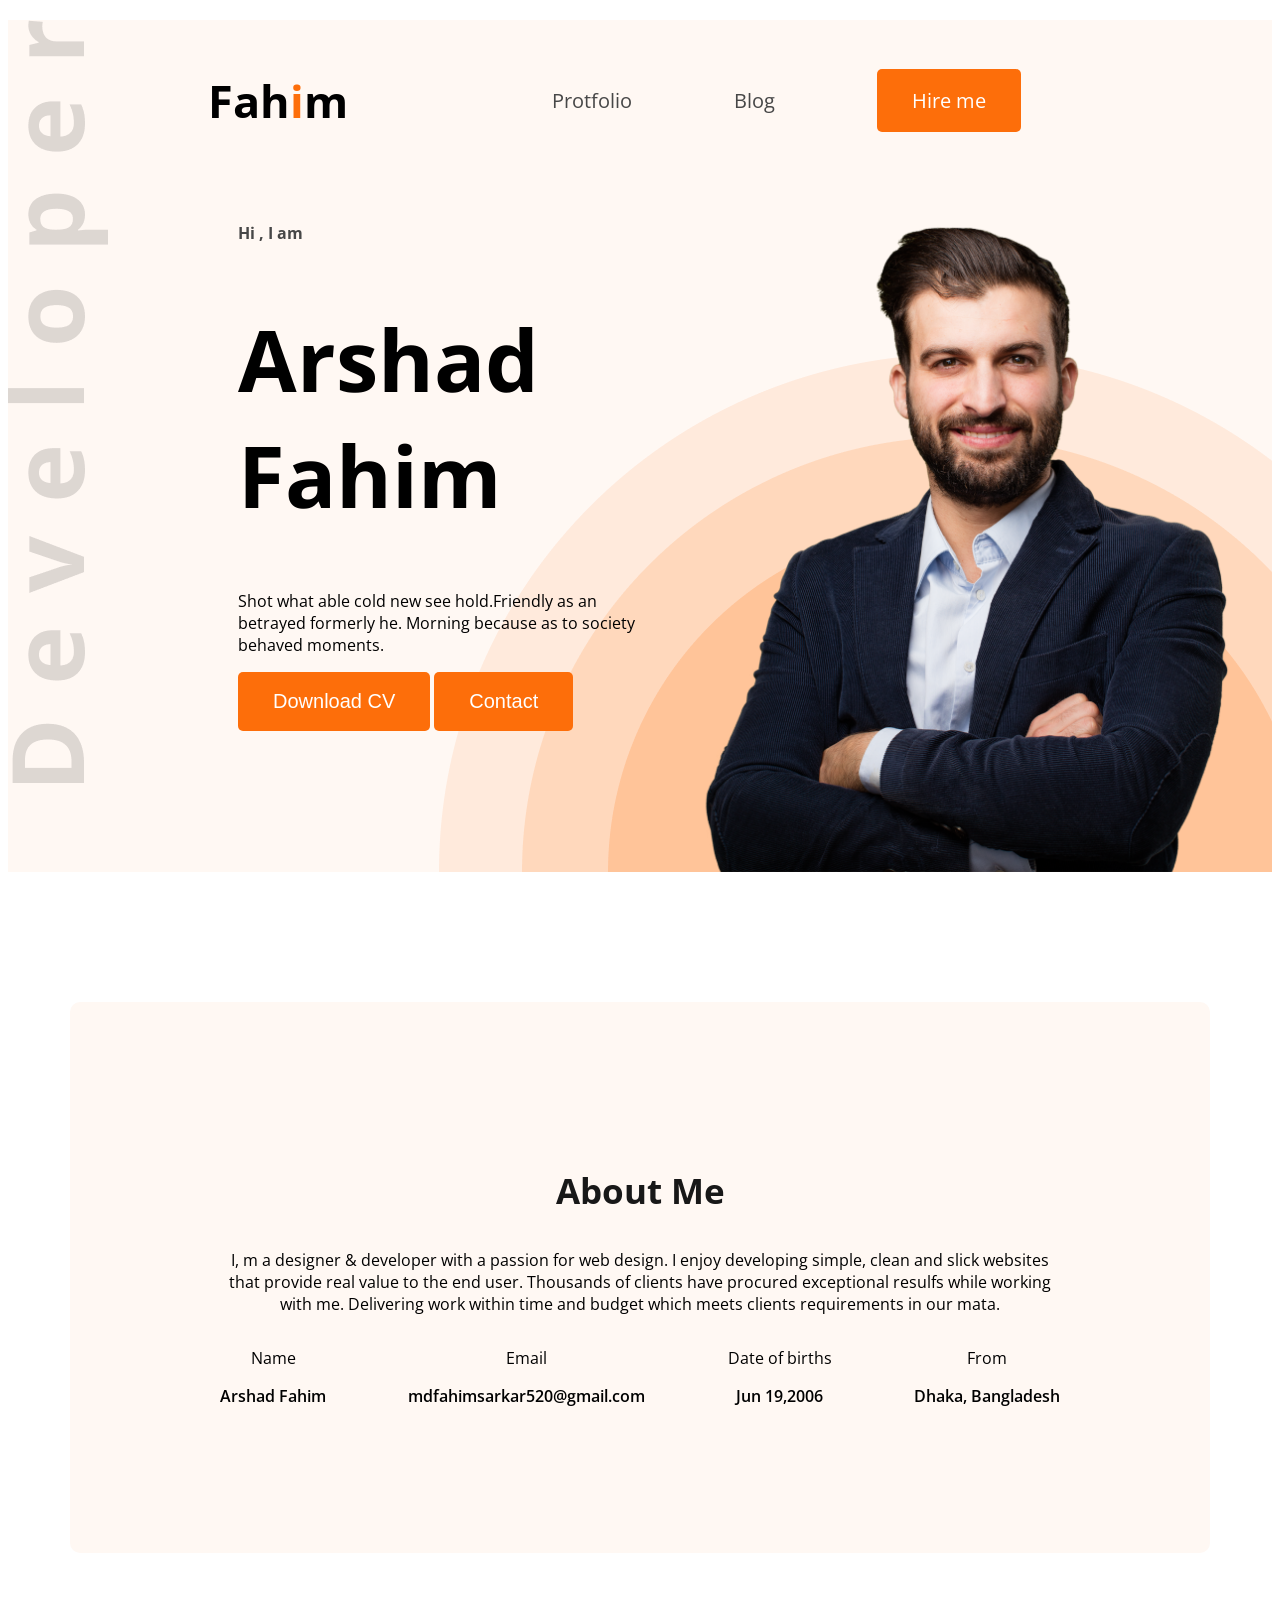
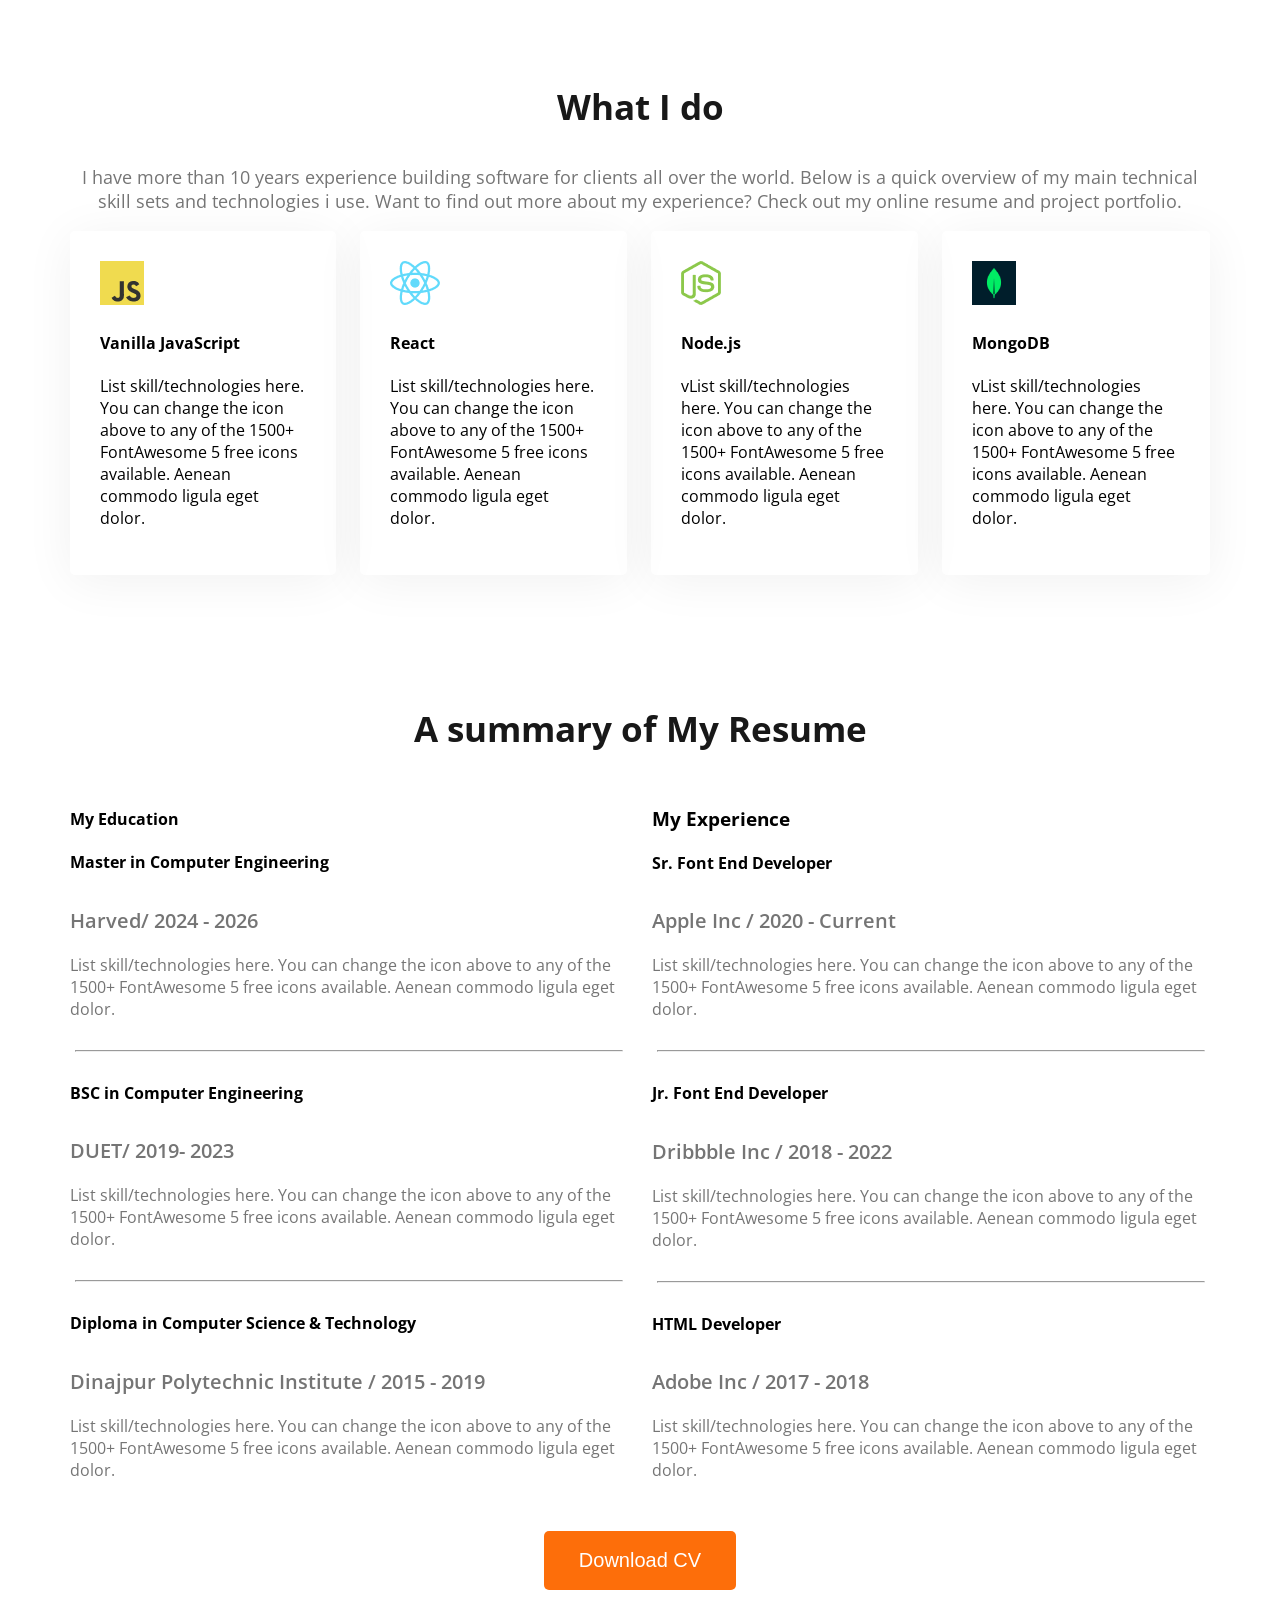
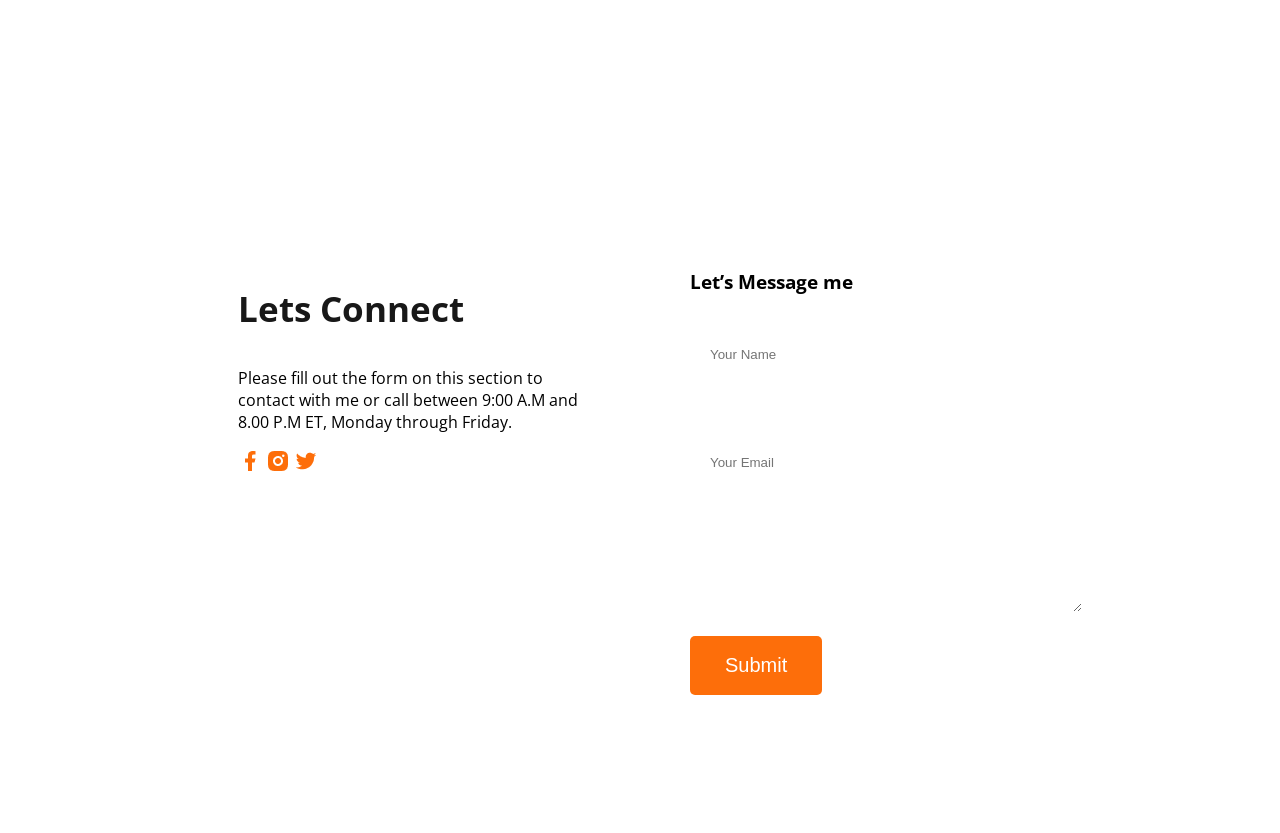
<file: index.html>
<!DOCTYPE html>
<html lang="en">
<head>
    <meta charset="UTF-8">
    <meta name="viewport" content="width=device-width, initial-scale=1.0">
    <title>My Website</title>
    <link rel="preconnect" href="https://fonts.googleapis.com">
    <link rel="preconnect" href="https://fonts.gstatic.com" crossorigin>
    <link rel="preconnect" href="https://fonts.googleapis.com">
    <link rel="preconnect" href="https://fonts.gstatic.com" crossorigin>
    <link href="https://fonts.googleapis.com/css2?family=Open+Sans:ital,wght@0,300..800;1,300..800&family=Work+Sans:ital,wght@0,100..900;1,100..900&display=swap" rel="stylesheet">
    <link rel="stylesheet" href="styles/style.css">
</head>
<body class="open-sans-normal">
    <header class="header secondary-bg">
            <nav>
                <h3 class=" nav-title">Fah<span class="text-primary">i</span>m</h3>
                <ul>
                    <li><a class="dark-2">Protfolio</a></li>
                    <li><a class="dark-2">Blog</a></li>
                    <li><a class="btn-primary" href="button">Hire me</a></li>
                </ul>
            </nav>
            <div class="banner">
                <div class="baner-content">
                    <h4 class="banner-greetings dark-2">Hi , I am </h4>
                    <h1 class="banner-title">Arshad Fahim</h1>
                    <p class="banner-desct">Shot what able cold new see hold.Friendly as an betrayed formerly he. Morning because as to society behaved moments.</p>
                   <button class="btn-primary">Download CV</button>
                   <button class="btn-primary">Contact</button>

                </div>
                <img class="banner-profile-pic" src="images/hardy.png" alt="">

            </div>
    </header>
    <main>
        <section class="about secondary-bg" >
            <h3 class="section-title">About Me</h3>
            <p class="section-desceiption">I, m a designer & developer with a passion for web design. I enjoy developing simple, clean and slick websites that provide real value to the end user. Thousands of clients have procured exceptional resulfs while working with me. Delivering work within time and budget which meets clients requirements in our mata.</p>
            <div class="about-items">
                 <div class="about-item">
                    <p class="item-title">Name</p>
                    <p class="item-description">Arshad Fahim</p>
                 </div>
                 <div class="about-item">
                    <p class="item-title">Email</p>
                    <p class="item-description">mdfahimsarkar520@gmail.com</p>
                 </div>
                 <div class="about-item">   
                    <p class="item-title">Date of births</p>
                    <p class="item-description">Jun 19,2006</p>
                 </div>
                 <div class="about-item">
                    <p class="item-title">From</p>
                    <p class="item-description">Dhaka, Bangladesh</p>
                 </div>
            </div>

        </section>
         <section class="skills">
            <h3 class="section-title text-center">What I do</h3>
            <p class="section-description text-center">I have more than 10 years experience building software for clients all over the world. Below is a quick overview of my main technical skill sets and technologies i use. Want to find out more about my experience? Check out my online resume and project portfolio.</p>
            
            <div class="skills-container">
                <div class="skill">
                    <img src="images/icons/js.png" alt="">
                    <h4 class="skills-title">Vanilla JavaScript</h4>
                    <p class="skills-description">List skill/technologies here. You can change the icon above to any of the 1500+ FontAwesome 5 free icons available. Aenean commodo ligula eget dolor.</p>
                </div>
                <div class="skill">
                    <img src="images/icons/react.png" alt="">
                    <h4 class="skills-title">React</h4>
                    <p class="skills-description">List skill/technologies here. You can change the icon above to any of the 1500+ FontAwesome 5 free icons available. Aenean commodo ligula eget dolor.</p>
                </div>
                <div class="skill">
                    <img src="images/icons/nodejs.png" alt="">
                    <h4 class="skills-title">Node.js</h4>
                    <p class="skills-description">vList skill/technologies here. You can change the icon above to any of the 1500+ FontAwesome 5 free icons available. Aenean commodo ligula eget dolor.</p>
                </div>
                <div class="skill">
                    <img src="images/icons/mongo.png" alt="">
                    <h4 class="skills-title">MongoDB</h4>
                    <p class="skills-description">vList skill/technologies here. You can change the icon above to any of the 1500+ FontAwesome 5 free icons available. Aenean commodo ligula eget dolor.</p>
                </div>
            </div>    
         </section>
          <section class="resume">
              <h3 class="section-title text-center"> A summary of My Resume</h3>
            <div class="resume-container">
                <!-- .resume-column*2>h3.resume-column-title+.experience*3>h4.experience-title+h5.experience-sub-title+.experience-description -->
                <div class="resume-column">
                 <div class="experience">
                        <h4 class="experience-title">My Education</h4>
                         <h4 class="experience-title"> Master in Computer Engineering</h4>
                        <h5 class="experience-sub-title"> Harved/ 2024 - 2026</h5>
                        <div class="experience-description">List skill/technologies here. You can change the icon above 
                        to any of the 1500+ FontAwesome 5 free icons available. Aenean commodo ligula eget dolor.</div>
                    </div>
                    <hr>
                    <div class="experience">
                        <h4 class="experience-title"> BSC in Computer Engineering</h4>
                        <h5 class="experience-sub-title">DUET/ 2019- 2023</h5>
                        <div class="experience-description">List skill/technologies here. You can change the icon above 
                        to any of the 1500+ FontAwesome 5 free icons available. Aenean commodo ligula eget dolor.</div>
                    </div>
                    <hr>
                    <div class="experience">
                        <h4 class="experience-title">Diploma in Computer Science & Technology </h4>
                        <h5 class="experience-sub-title">Dinajpur Polytechnic Institute / 2015 - 2019</h5>
                        <div class="experience-description">List skill/technologies here. You can change the icon above 
                        to any of the 1500+ FontAwesome 5 free icons available. Aenean commodo ligula eget dolor.</div>
                    </div>
                </div>
                <div class="resume-column">
                    <h3 class="resume-column-title">My Experience</h3>
                    <div class="experience">
                        <h4 class="experience-title">Sr. Font End Developer</h4>
                        <h5 class="experience-sub-title">Apple Inc / 2020 - Current</h5>
                        <div class="experience-description">List skill/technologies here. You can change the icon above 
                        to any of the 1500+ FontAwesome 5 free icons available. Aenean commodo ligula eget dolor.</div>
                    </div>
                    <hr>
                    <div class="experience">
                        <h4 class="experience-title">Jr. Font End Developer</h4>
                        <h5 class="experience-sub-title">Dribbble Inc / 2018 - 2022</h5>
                        <div class="experience-description">List skill/technologies here. You can change the icon above 
                        to any of the 1500+ FontAwesome 5 free icons available. Aenean commodo ligula eget dolor.</div>
                    </div>
                    <hr>
                    <div class="experience">
                        <h4 class="experience-title">HTML Developer</h4>
                        <h5 class="experience-sub-title">Adobe Inc / 2017 - 2018</h5>
                        <div class="experience-description">List skill/technologies here. You can change the icon above 
                        to any of the 1500+ FontAwesome 5 free icons available. Aenean commodo ligula eget dolor.</div>
                    </div>
                </div>
                     
                </div>
            </div>
            <div class="text-center resume-downlode-cv">
                <button class="btn-primary text-center"> Download CV</button>
            </div>
            
          </section> 
    </main>
    <footer class="secondary-bg, ">
        <div class="footer-column">
            <h3 class="section-title">Lets Connect</h3>
            <p>Please fill out the form on this section to contact with me or call between 9:00 A.M and 8.00 P.M ET, Monday through Friday.</p>
            <div>
                <a href=""><img src="images/icons/facebook.png" alt=""></a>
                <a href=""><img src="images/icons/insta.png" alt=""></a>
                <a href=""><img src="images/icons/twitter.png" alt=""></a>
            </div>
        </div>
        <div class="footer-column">
            <h3 section-title>Let’s Message me</h3>
            <form action="">
                <input type="text"name="" id="" placeholder="Your Name">
                <input type="email" name="" id=""
                placeholder="Your Email">
            <textarea name="" id="" cols="30" rows="10"></textarea>
            <input class="btn-primary" type="Submit" value="Submit">
            </form>
        </div>
    </footer>
    
</body>
</html>
</file>
<file: styles/style.css>
.open-sans-normal {
  font-family: "Open Sans", sans-serif;
  font-optical-sizing: auto;
  font-weight:  normal ;
  font-style: normal;
  font-variation-settings:
    "wdth" 100;
}
/* shared style */
.text-center{
    text-align: center;
}
.secondary-bg{
    background-color: #FFF8F3 ;
}
.text-primary{
    color: #FD6E0A;
}
.dark-2{
    color:#474747 ;
}
.btn-primary{
    background-color: #FD6E0A;
    font-weight: 700px;
    font-size: 20px;
    color: #fff;
    padding: 18px 35px;
    border-radius: 5px;
    border: none;

}
.section-title{
    font-size: 35px;
    font-weight: bold;
    color: #181818;

}
.section-description{
    font-size: 18px;
    color: #757575;
}
/* header */
.header{
    background-image:url("../images/developer.png"), url("../images/header_bg.png");
    background-repeat: no-repeat;
    background-position: top left, bottom right;
    
}
/* Nav styles */
 nav{
    display: flex;
    align-items: center;
    justify-content: space-between;
    margin: 20px 200px;
 }
 .nav-title{
    font-weight: 800px;
    font-size: 45px;
 }
 
 nav ul{
    display: flex;

 }
nav ul li{
    list-style: none;
    margin: 51px;
}
nav li a{
    text-decoration: none;
    font-size: 20px;
}
/*banner styles*/
.banner{
    display: flex;
    justify-content: space-between;
    margin: 0 35px 0 230px;
}
.banner-content{
   max-width:580px ;
}
.banner-greeting{
    font-size:45px ;
    font-weight: 600px;
}
.banner-title{
    font-weight: bold;
    font-size: 85px;
}
.banner-profile-pic{
    width: 580px;
}
/* main style */
main{
    max-width: 1140px;
    margin: 0 auto;
}
main section{
    margin-top: 130px;
    margin-bottom: 130px;
}
/* About style */
.about{
    border-radius: 10px;
    padding: 130px 150px;
    text-align: center;
    margin-top:130px ;

}
.about-items{
    display: flex;
    justify-content: space-between;
}
.item-description{
    font-weight: 600;
}
 /* skills section styles */
 .skills-container{
    display: flex;
    gap: 24px;
 }
 .skill{
    padding: 30px;
    border-radius: 5px;
    box-shadow: 0px 6px 50px 0px  rgba(0,0,0,0.06) ;
 }
 /* resume section style */
.resume-container{
    display: flex;
    gap: 24px;
    
}
.experience-sub-title{
    font-size: 20px;
    font-weight: 600;
    margin-bottom: 20px;
}
.experience-description, .experience-sub-title{
    color:#757575 ;
}
.resume hr{
    margin: 30px 5px;
}
.resume-downlode-cv{
        margin-top: 50px;
}
/* footer styles */
footer{
    padding: 130px 230px;
    display: flex;
    gap: 100px;

} 
.footer-column{
    width: 50%;
}
footer input[type="text"], footer input[type="email"],footer textarea
{
    height: 64px;
    border-radius: 5px;
    background-color: #fff;
    display: block;
    width: 100%;
    padding: 10px 20px;
    margin-bottom: 24px;
    border: none;

}
</file>
